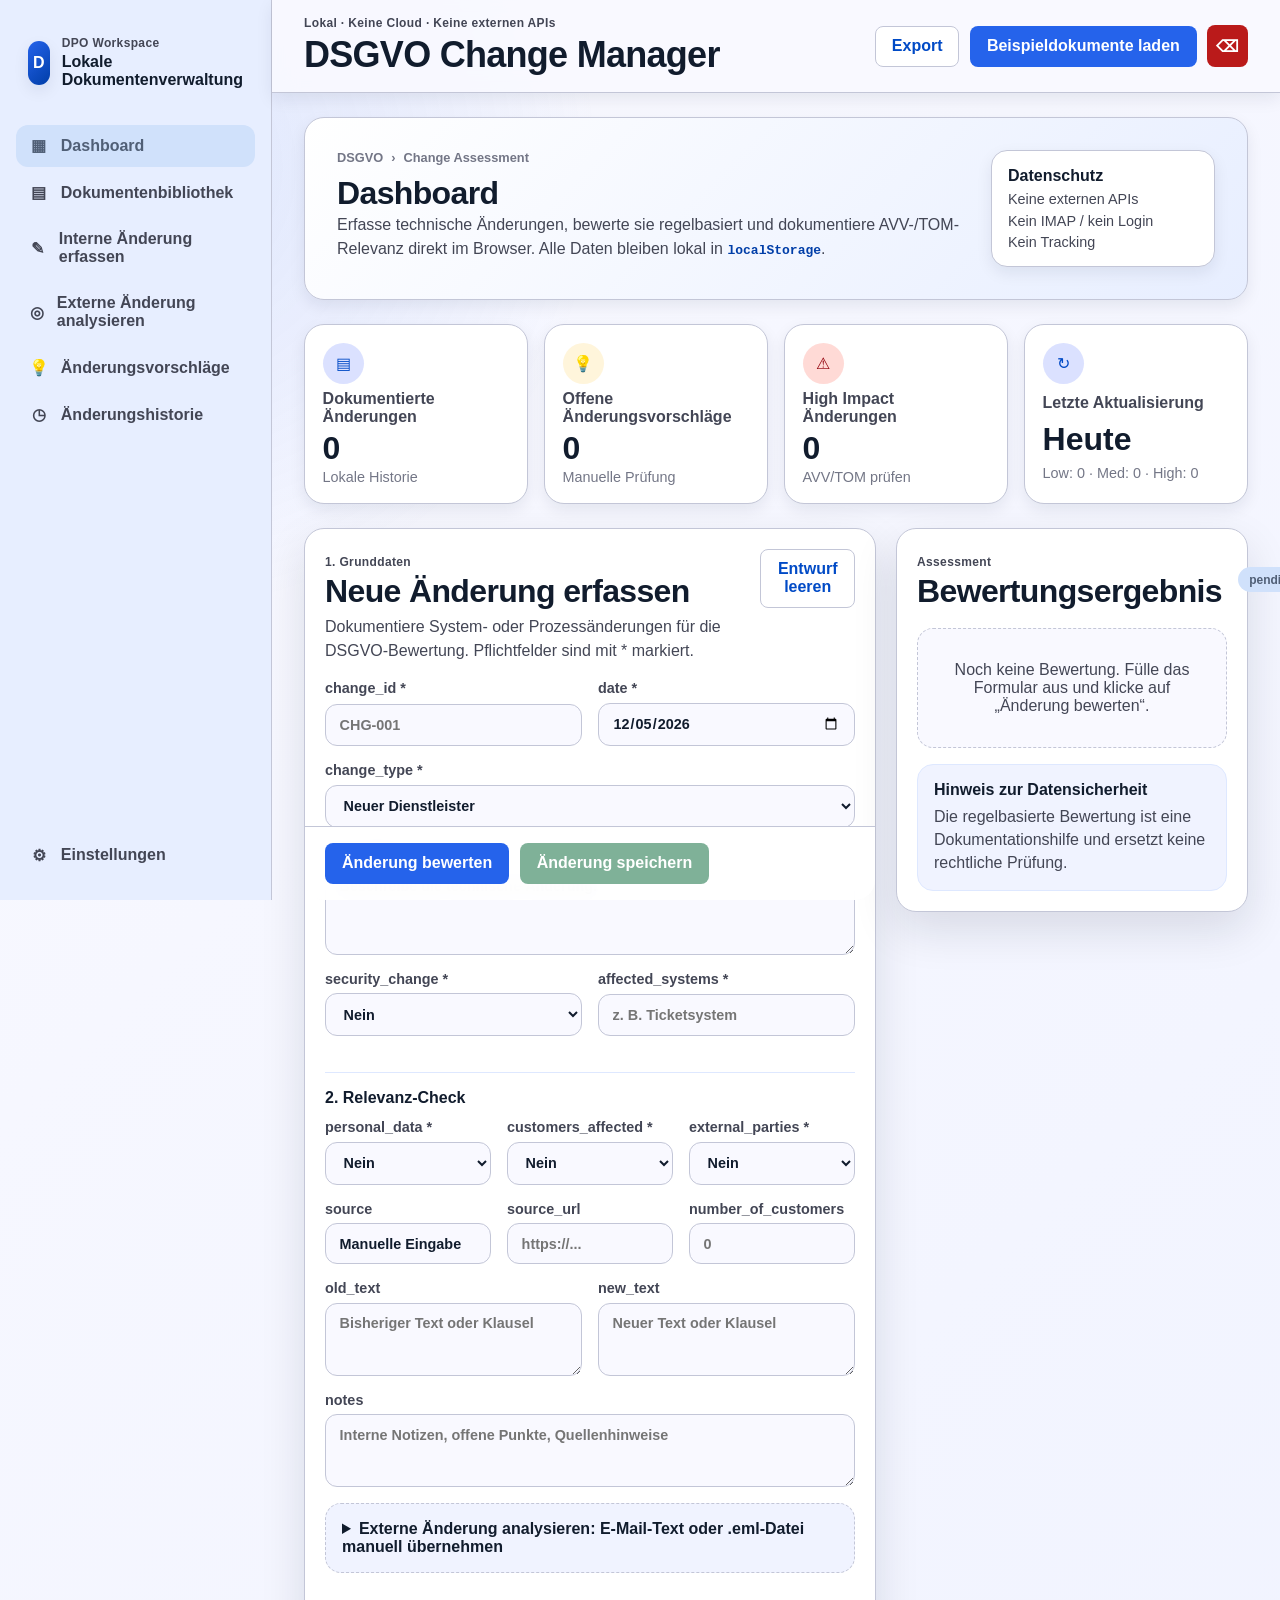
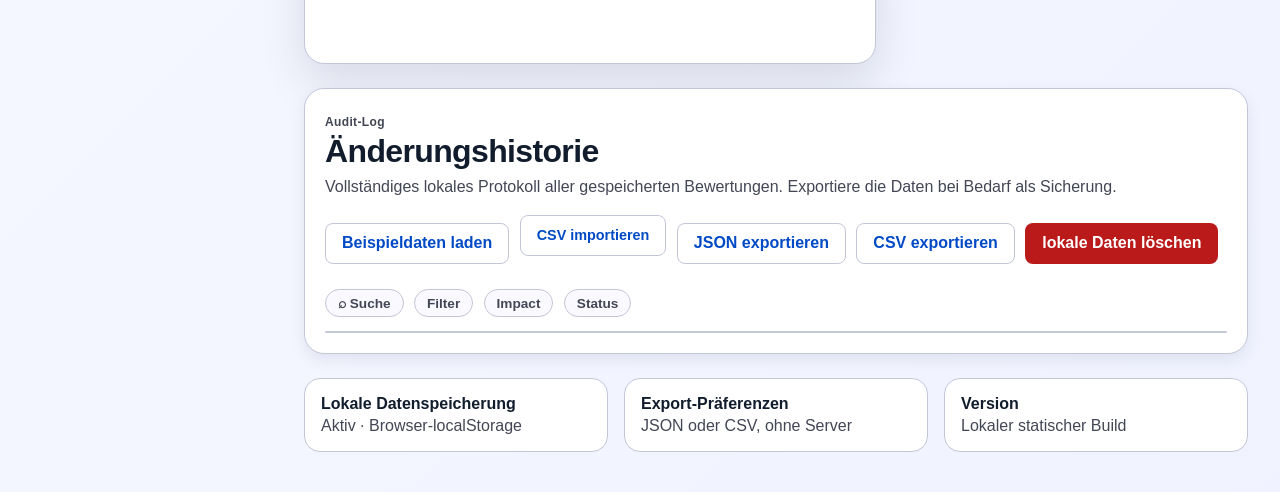
<file: index.html>
<!doctype html>
<html lang="de">
<head>
  <meta charset="utf-8">
  <meta name="viewport" content="width=device-width, initial-scale=1">
  <title>DSGVO Change Manager · Lokale Änderungsbewertung</title>
  <link rel="stylesheet" href="styles.css">
</head>
<body>
  <div class="workspace-shell">
    <aside class="sidebar" aria-label="Hauptnavigation">
      <div class="brand-block">
        <div class="brand-mark">D</div>
        <div>
          <p class="brand-kicker">DPO Workspace</p>
          <strong>Lokale Dokumentenverwaltung</strong>
        </div>
      </div>
      <nav class="side-nav">
        <a href="#dashboard" class="nav-item active"><span aria-hidden="true">▦</span>Dashboard</a>
        <a href="#history-title" class="nav-item"><span aria-hidden="true">▤</span>Dokumentenbibliothek</a>
        <a href="#form-title" class="nav-item"><span aria-hidden="true">✎</span>Interne Änderung erfassen</a>
        <a href="#emailImport" class="nav-item"><span aria-hidden="true">◎</span>Externe Änderung analysieren</a>
        <a href="#result-title" class="nav-item"><span aria-hidden="true">💡</span>Änderungsvorschläge</a>
        <a href="#history-title" class="nav-item"><span aria-hidden="true">◷</span>Änderungshistorie</a>
        <a href="#settings" class="nav-item nav-bottom"><span aria-hidden="true">⚙</span>Einstellungen</a>
      </nav>
    </aside>

    <div class="content-shell">
      <header class="topbar">
        <div>
          <p class="eyebrow">Lokal · Keine Cloud · Keine externen APIs</p>
          <h1>DSGVO Change Manager</h1>
        </div>
        <div class="topbar-actions" aria-label="Schnellaktionen">
          <button id="topExportJsonBtn" class="secondary" type="button">Export</button>
          <button id="topLoadSamplesBtn" type="button">Beispieldokumente laden</button>
          <button id="topClearDataBtn" class="icon-button danger-button" type="button" aria-label="Lokale Daten löschen">⌫</button>
        </div>
      </header>

      <main id="dashboard" class="main-canvas">
        <section class="context-hero" aria-labelledby="dashboard-title">
          <div>
            <div class="breadcrumb"><span>DSGVO</span><span>›</span><span>Change Assessment</span></div>
            <h2 id="dashboard-title">Dashboard</h2>
            <p>Erfasse technische Änderungen, bewerte sie regelbasiert und dokumentiere AVV-/TOM-Relevanz direkt im Browser. Alle Daten bleiben lokal in <code>localStorage</code>.</p>
          </div>
          <div class="privacy-card" aria-label="Datenschutzhinweise">
            <strong>Datenschutz</strong>
            <span>Keine externen APIs</span>
            <span>Kein IMAP / kein Login</span>
            <span>Kein Tracking</span>
          </div>
        </section>

        <section class="stats-grid" aria-label="Dashboard-Kennzahlen">
          <article class="stat-card">
            <div class="stat-icon">▤</div>
            <p>Dokumentierte Änderungen</p>
            <strong id="statTotalChanges">0</strong>
            <span>Lokale Historie</span>
          </article>
          <article class="stat-card accent-warning">
            <div class="stat-icon">💡</div>
            <p>Offene Änderungsvorschläge</p>
            <strong id="statOpenReviews">0</strong>
            <span>Manuelle Prüfung</span>
          </article>
          <article class="stat-card accent-danger">
            <div class="stat-icon">⚠</div>
            <p>High Impact Änderungen</p>
            <strong id="statHighImpact">0</strong>
            <span>AVV/TOM prüfen</span>
          </article>
          <article class="stat-card">
            <div class="stat-icon">↻</div>
            <p>Letzte Aktualisierung</p>
            <strong id="statLastUpdate">Heute</strong>
            <span id="statImpactSplit">Low: 0 · Med: 0 · High: 0</span>
          </article>
        </section>

        <div class="work-grid">
          <section class="panel form-panel" aria-labelledby="form-title">
            <div class="section-heading">
              <div>
                <p class="panel-kicker">1. Grunddaten</p>
                <h2 id="form-title">Neue Änderung erfassen</h2>
                <p>Dokumentiere System- oder Prozessänderungen für die DSGVO-Bewertung. Pflichtfelder sind mit * markiert.</p>
              </div>
              <button id="resetFormBtn" class="secondary" type="button">Entwurf leeren</button>
            </div>

            <div id="storageWarning" class="alert warning hidden"></div>
            <div id="validationErrors" class="alert danger hidden"></div>

            <form id="changeForm" novalidate>
              <div class="grid two">
                <label>change_id *
                  <input id="change_id" name="change_id" type="text" placeholder="CHG-001" required>
                </label>
                <label>date *
                  <input id="date" name="date" type="date" required>
                </label>
              </div>

              <label>change_type *
                <select id="change_type" name="change_type" required></select>
              </label>

              <label>description *
                <textarea id="description" name="description" rows="4" placeholder="Beschreibe die technische Änderung." required></textarea>
              </label>

              <div class="grid two">
                <label>security_change *
                  <select id="security_change" name="security_change" required></select>
                </label>
                <label>affected_systems *
                  <input id="affected_systems" name="affected_systems" type="text" placeholder="z. B. Ticketsystem" required>
                </label>
              </div>

              <div class="section-subtitle">2. Relevanz-Check</div>
              <div class="grid three">
                <label>personal_data *
                  <select id="personal_data" name="personal_data" required></select>
                </label>
                <label>customers_affected *
                  <select id="customers_affected" name="customers_affected" required></select>
                </label>
                <label>external_parties *
                  <select id="external_parties" name="external_parties" required></select>
                </label>
              </div>

              <div class="grid three">
                <label>source
                  <input id="source" name="source" type="text" placeholder="Manuelle Eingabe">
                </label>
                <label>source_url
                  <input id="source_url" name="source_url" type="url" placeholder="https://...">
                </label>
                <label>number_of_customers
                  <input id="number_of_customers" name="number_of_customers" type="number" min="0" step="1" placeholder="0">
                </label>
              </div>

              <div class="grid two">
                <label>old_text
                  <textarea id="old_text" name="old_text" rows="3" placeholder="Bisheriger Text oder Klausel"></textarea>
                </label>
                <label>new_text
                  <textarea id="new_text" name="new_text" rows="3" placeholder="Neuer Text oder Klausel"></textarea>
                </label>
              </div>

              <label>notes
                <textarea id="notes" name="notes" rows="3" placeholder="Interne Notizen, offene Punkte, Quellenhinweise"></textarea>
              </label>

              <details id="emailImport" class="email-box">
                <summary>Externe Änderung analysieren: E-Mail-Text oder .eml-Datei manuell übernehmen</summary>
                <p>Kein Login, kein IMAP, keine automatische Verbindung. Inhalte werden nur lokal im Formular verwendet.</p>
                <div class="grid three">
                  <label>email_sender
                    <input id="email_sender" name="email_sender" type="text">
                  </label>
                  <label>email_subject
                    <input id="email_subject" name="email_subject" type="text">
                  </label>
                  <label>email_received_at
                    <input id="email_received_at" name="email_received_at" type="text" placeholder="2026-06-09 10:30">
                  </label>
                </div>
                <label>E-Mail-Text einfügen
                  <textarea id="emailText" rows="5" placeholder="Betreff, Absender und Nachrichtentext optional hier einfügen."></textarea>
                </label>
                <div class="button-row">
                  <button id="applyEmailTextBtn" class="secondary" type="button">E-Mail-Text übernehmen</button>
                  <label class="file-button secondary">TXT/.eml hochladen
                    <input id="emlUpload" type="file" accept=".eml,text/plain">
                  </label>
                </div>
              </details>

              <div class="button-row sticky-actions">
                <button id="evaluateBtn" type="button">Änderung bewerten</button>
                <button id="saveBtn" class="success" type="button" disabled>Änderung speichern</button>
              </div>
            </form>
          </section>

          <aside class="panel result-panel" aria-labelledby="result-title">
            <div class="section-heading compact">
              <div>
                <p class="panel-kicker">Assessment</p>
                <h2 id="result-title">Bewertungsergebnis</h2>
              </div>
              <span class="status-pill">pending_actions</span>
            </div>
            <div id="resultBox" class="empty-state">Noch keine Bewertung. Fülle das Formular aus und klicke auf „Änderung bewerten“.</div>
            <div class="info-callout">
              <strong>Hinweis zur Datensicherheit</strong>
              <p>Die regelbasierte Bewertung ist eine Dokumentationshilfe und ersetzt keine rechtliche Prüfung.</p>
            </div>
          </aside>
        </div>

        <section class="panel history-panel" aria-labelledby="history-title">
          <div class="section-heading wrap">
            <div>
              <p class="panel-kicker">Audit-Log</p>
              <h2 id="history-title">Änderungshistorie</h2>
              <p>Vollständiges lokales Protokoll aller gespeicherten Bewertungen. Exportiere die Daten bei Bedarf als Sicherung.</p>
            </div>
            <div class="button-row">
              <button id="loadSamplesBtn" class="secondary" type="button">Beispieldaten laden</button>
              <label class="file-button secondary">CSV importieren
                <input id="csvUpload" type="file" accept=".csv,text/csv">
              </label>
              <button id="exportJsonBtn" class="secondary" type="button">JSON exportieren</button>
              <button id="exportCsvBtn" class="secondary" type="button">CSV exportieren</button>
              <button id="clearDataBtn" class="danger-button" type="button">lokale Daten löschen</button>
            </div>
          </div>
          <div id="importErrors" class="alert danger hidden"></div>
          <div class="table-toolbar" aria-hidden="true">
            <span>⌕ Suche</span>
            <span>Filter</span>
            <span>Impact</span>
            <span>Status</span>
          </div>
          <div class="table-wrap">
            <table id="historyTable">
              <thead></thead>
              <tbody></tbody>
            </table>
          </div>
        </section>

        <section id="settings" class="settings-strip" aria-label="Einstellungen und Tool-Informationen">
          <div>
            <strong>Lokale Datenspeicherung</strong>
            <span>Aktiv · Browser-localStorage</span>
          </div>
          <div>
            <strong>Export-Präferenzen</strong>
            <span>JSON oder CSV, ohne Server</span>
          </div>
          <div>
            <strong>Version</strong>
            <span>Lokaler statischer Build</span>
          </div>
        </section>
      </main>
    </div>
  </div>

  <script src="script.js"></script>
</body>
</html>
</file>
<file: styles.css>
:root {
  --background: #f9f9ff;
  --surface: #f9f9ff;
  --surface-lowest: #ffffff;
  --surface-low: #f0f3ff;
  --surface-container: #e7eeff;
  --surface-high: #dee8ff;
  --surface-highest: #d8e3fb;
  --text: #111c2d;
  --muted: #434655;
  --muted-soft: #737686;
  --border: #c3c6d7;
  --primary: #004ac6;
  --primary-hover: #003ea8;
  --primary-container: #2563eb;
  --primary-soft: #dbe1ff;
  --secondary: #505f76;
  --secondary-container: #d0e1fb;
  --success: #177245;
  --success-soft: #e7f7ef;
  --success-text: #10653a;
  --danger: #ba1a1a;
  --danger-soft: #ffdad6;
  --danger-text: #93000a;
  --warning: #a86400;
  --warning-soft: #fff5db;
  --warning-text: #8a5700;
  --shadow-sm: 0 6px 16px rgba(17, 28, 45, 0.08);
  --shadow-md: 0 18px 45px rgba(17, 28, 45, 0.12);
  --radius-sm: 0.5rem;
  --radius-md: 0.75rem;
  --radius-lg: 1rem;
  --radius-xl: 1.25rem;
}

* { box-sizing: border-box; }

html { scroll-behavior: smooth; }

body {
  margin: 0;
  font-family: Inter, "Segoe UI", Roboto, Arial, sans-serif;
  color: var(--text);
  background:
    radial-gradient(circle at 12% 8%, rgba(37, 99, 235, 0.13), transparent 28rem),
    linear-gradient(135deg, var(--surface) 0%, var(--surface-low) 100%);
}

button, input, select, textarea { font: inherit; }

button, .file-button {
  display: inline-flex;
  align-items: center;
  justify-content: center;
  gap: 0.4rem;
  min-height: 2.55rem;
  border: 1px solid transparent;
  border-radius: var(--radius-sm);
  padding: 0.65rem 1rem;
  font-weight: 700;
  color: #fff;
  background: var(--primary-container);
  cursor: pointer;
  transition: transform 0.15s ease, background 0.15s ease, border-color 0.15s ease, box-shadow 0.15s ease, opacity 0.15s ease;
}

button:hover, .file-button:hover {
  transform: translateY(-1px);
  background: var(--primary);
  box-shadow: var(--shadow-sm);
}

button:disabled {
  cursor: not-allowed;
  opacity: 0.55;
  transform: none;
  box-shadow: none;
}

.secondary {
  color: var(--primary);
  background: var(--surface-lowest);
  border-color: var(--border);
}

.secondary:hover {
  color: var(--primary-hover);
  background: var(--surface-high);
}

.success { background: var(--success); }
.danger-button { background: var(--danger); }
.danger-button:hover { background: var(--danger-text); }
.icon-button { width: 2.55rem; padding-inline: 0; }
.file-button input { display: none; }

h1, h2, h3, p { margin-top: 0; }
h1, h2, h3 { letter-spacing: -0.02em; }
h1 { margin-bottom: 0; font-size: clamp(1.45rem, 3vw, 2.25rem); line-height: 1.2; }
h2 { margin-bottom: 0; font-size: clamp(1.35rem, 3vw, 2rem); line-height: 1.25; }
h3 { font-size: 1.1rem; }
code { color: var(--primary-hover); font-weight: 700; }

.workspace-shell {
  display: grid;
  grid-template-columns: 17rem minmax(0, 1fr);
  min-height: 100vh;
}

.sidebar {
  position: sticky;
  top: 0;
  height: 100vh;
  display: flex;
  flex-direction: column;
  gap: 1.5rem;
  padding: 1.5rem 1rem;
  background: var(--surface-container);
  border-right: 1px solid var(--border);
}

.brand-block {
  display: flex;
  align-items: center;
  gap: 0.75rem;
  padding: 0.75rem;
}

.brand-mark {
  display: grid;
  place-items: center;
  width: 2.75rem;
  height: 2.75rem;
  border-radius: var(--radius-md);
  color: #fff;
  background: linear-gradient(135deg, var(--primary-container), var(--primary-hover));
  font-weight: 900;
  box-shadow: var(--shadow-sm);
}

.brand-kicker, .eyebrow, .panel-kicker {
  margin-bottom: 0.2rem;
  color: var(--muted);
  font-size: 0.75rem;
  font-weight: 700;
  letter-spacing: 0.03em;
}

.side-nav {
  display: flex;
  flex: 1;
  flex-direction: column;
  gap: 0.35rem;
}

.nav-item {
  display: flex;
  align-items: center;
  gap: 0.75rem;
  border-radius: var(--radius-md);
  padding: 0.7rem 0.8rem;
  color: var(--muted);
  text-decoration: none;
  font-weight: 700;
}

.nav-item:hover { background: var(--surface-highest); color: var(--text); }
.nav-item.active { background: var(--secondary-container); color: var(--secondary); }
.nav-item span { width: 1.25rem; text-align: center; }
.nav-bottom { margin-top: auto; }

.content-shell { min-width: 0; }

.topbar {
  position: sticky;
  top: 0;
  z-index: 20;
  display: flex;
  align-items: center;
  justify-content: space-between;
  gap: 1rem;
  padding: 1rem clamp(1rem, 3vw, 2rem);
  background: rgba(249, 249, 255, 0.92);
  border-bottom: 1px solid var(--border);
  box-shadow: var(--shadow-sm);
  backdrop-filter: blur(12px);
}

.topbar-actions, .button-row {
  display: flex;
  flex-wrap: wrap;
  align-items: center;
  gap: 0.65rem;
}

.main-canvas {
  display: flex;
  flex-direction: column;
  gap: 1.5rem;
  width: min(100%, 1280px);
  margin: 0 auto;
  padding: 1.5rem clamp(1rem, 3vw, 2rem) 2.5rem;
}

.context-hero {
  display: flex;
  justify-content: space-between;
  gap: 1.5rem;
  padding: clamp(1.25rem, 3vw, 2rem);
  border: 1px solid var(--border);
  border-radius: var(--radius-xl);
  background: linear-gradient(135deg, var(--surface-lowest), var(--surface-container));
  box-shadow: var(--shadow-sm);
}

.context-hero p { max-width: 56rem; margin-bottom: 0; color: var(--muted); line-height: 1.55; }
.breadcrumb { display: flex; gap: 0.5rem; color: var(--muted-soft); font-size: 0.8rem; font-weight: 700; margin-bottom: 0.45rem; }

.privacy-card {
  min-width: 14rem;
  align-self: stretch;
  display: grid;
  gap: 0.35rem;
  padding: 1rem;
  border: 1px solid var(--border);
  border-radius: var(--radius-lg);
  background: var(--surface-lowest);
  box-shadow: var(--shadow-sm);
}

.privacy-card span { color: var(--muted); font-size: 0.9rem; }

.stats-grid {
  display: grid;
  grid-template-columns: repeat(4, minmax(0, 1fr));
  gap: 1rem;
}

.stat-card {
  display: grid;
  gap: 0.35rem;
  min-height: 10rem;
  padding: 1.1rem;
  border: 1px solid var(--border);
  border-radius: var(--radius-xl);
  background: var(--surface-lowest);
  box-shadow: var(--shadow-sm);
}

.stat-card p { margin-bottom: 0; color: var(--muted); font-weight: 700; }
.stat-card strong { font-size: 2rem; line-height: 1; }
.stat-card span { color: var(--muted-soft); font-size: 0.9rem; }
.stat-icon { width: 2.6rem; height: 2.6rem; display: grid; place-items: center; border-radius: 999px; color: var(--primary); background: var(--primary-soft); }
.accent-warning .stat-icon { color: var(--warning-text); background: var(--warning-soft); }
.accent-danger .stat-icon { color: var(--danger-text); background: var(--danger-soft); }

.work-grid {
  display: grid;
  grid-template-columns: minmax(0, 1.35fr) minmax(22rem, 0.65fr);
  align-items: start;
  gap: 1.25rem;
}

.panel {
  background: var(--surface-lowest);
  border: 1px solid var(--border);
  border-radius: var(--radius-xl);
  box-shadow: var(--shadow-md);
  padding: 1.25rem;
}

.section-heading {
  display: flex;
  justify-content: space-between;
  align-items: flex-start;
  gap: 1rem;
  margin-bottom: 1.1rem;
}

.section-heading.compact { align-items: center; }
.section-heading p { margin: 0.25rem 0 0; color: var(--muted); line-height: 1.5; }
.wrap { flex-wrap: wrap; }

.section-subtitle {
  margin: 1.2rem 0 0.8rem;
  padding-top: 1rem;
  border-top: 1px solid var(--surface-high);
  color: var(--text);
  font-weight: 800;
}

.grid { display: grid; gap: 1rem; }
.grid.two { grid-template-columns: repeat(2, minmax(0, 1fr)); }
.grid.three { grid-template-columns: repeat(3, minmax(0, 1fr)); }

label {
  display: grid;
  gap: 0.4rem;
  margin-bottom: 1rem;
  color: var(--muted);
  font-size: 0.9rem;
  font-weight: 700;
}

input, select, textarea {
  width: 100%;
  border: 1px solid var(--border);
  border-radius: var(--radius-md);
  padding: 0.72rem 0.85rem;
  color: var(--text);
  background: var(--surface);
  transition: border-color 0.15s ease, box-shadow 0.15s ease, background 0.15s ease;
}

textarea { resize: vertical; }
input:focus, select:focus, textarea:focus {
  outline: none;
  border-color: var(--primary-container);
  background: var(--surface-lowest);
  box-shadow: 0 0 0 4px rgba(37, 99, 235, 0.14);
}

.sticky-actions {
  position: sticky;
  bottom: 0;
  z-index: 5;
  margin: 1rem -1.25rem -1.25rem;
  padding: 1rem 1.25rem;
  border-top: 1px solid var(--border);
  border-radius: 0 0 var(--radius-xl) var(--radius-xl);
  background: rgba(255, 255, 255, 0.94);
  backdrop-filter: blur(10px);
}

.email-box {
  margin: 1rem 0;
  padding: 1rem;
  border: 1px dashed var(--border);
  border-radius: var(--radius-lg);
  background: var(--surface-low);
}

.email-box summary { font-weight: 800; cursor: pointer; }
.email-box p { color: var(--muted); line-height: 1.5; }

.alert {
  margin: 0 0 1rem;
  padding: 0.85rem 1rem;
  border-radius: var(--radius-md);
  line-height: 1.45;
}
.alert.danger { color: var(--danger-text); background: var(--danger-soft); border: 1px solid #ffbdbd; }
.alert.warning { color: var(--warning-text); background: var(--warning-soft); border: 1px solid #ffd98b; }
.hidden { display: none; }

.result-panel { position: sticky; top: 6.1rem; }
.status-pill { border-radius: 999px; padding: 0.35rem 0.7rem; color: var(--secondary); background: var(--secondary-container); font-size: 0.75rem; font-weight: 800; }
.empty-state { padding: 2rem; border: 1px dashed var(--border); border-radius: var(--radius-lg); color: var(--muted); text-align: center; background: var(--surface); }
.result-card { display: grid; gap: 1rem; }
.impact-badge { display: inline-flex; align-items: center; justify-content: center; width: fit-content; border-radius: 999px; padding: 0.45rem 0.9rem; font-weight: 900; }
.impact-low, .result-message.low { color: var(--success-text); background: var(--success-soft); }
.impact-medium, .result-message.medium { color: var(--warning-text); background: var(--warning-soft); }
.impact-high, .result-message.high { color: var(--danger-text); background: var(--danger-soft); }
.result-message { border-radius: var(--radius-lg); padding: 1rem; font-weight: 800; }

.chip-list { display: flex; flex-wrap: wrap; gap: 0.45rem; padding: 0; margin: 0.4rem 0 0; list-style: none; }
.chip-list li { border-radius: 999px; padding: 0.35rem 0.65rem; background: var(--surface-high); color: var(--muted); font-weight: 700; }

.info-callout {
  margin-top: 1rem;
  padding: 1rem;
  border: 1px solid var(--surface-high);
  border-radius: var(--radius-lg);
  background: var(--surface-low);
}
.info-callout p { margin: 0.35rem 0 0; color: var(--muted); line-height: 1.45; }

.history-panel { box-shadow: var(--shadow-sm); }
.table-toolbar { display: flex; flex-wrap: wrap; gap: 0.65rem; margin-bottom: 0.85rem; }
.table-toolbar span { border: 1px solid var(--border); border-radius: 999px; padding: 0.35rem 0.75rem; color: var(--muted); background: var(--surface); font-size: 0.85rem; font-weight: 700; }
.table-wrap { overflow-x: auto; border: 1px solid var(--border); border-radius: var(--radius-lg); background: var(--surface-lowest); }
table { width: 100%; min-width: 1050px; border-collapse: collapse; }
th, td { padding: 0.8rem; border-bottom: 1px solid var(--surface-high); text-align: left; vertical-align: top; }
th { position: sticky; top: 0; z-index: 1; color: var(--muted); background: var(--surface-low); font-size: 0.78rem; letter-spacing: 0.03em; text-transform: uppercase; }
tr:hover td { background: var(--surface); }
.table-impact { display: inline-flex; border-radius: 999px; padding: 0.25rem 0.55rem; font-weight: 900; }

.settings-strip {
  display: grid;
  grid-template-columns: repeat(3, minmax(0, 1fr));
  gap: 1rem;
}
.settings-strip div { display: grid; gap: 0.25rem; padding: 1rem; border: 1px solid var(--border); border-radius: var(--radius-lg); background: var(--surface-lowest); }
.settings-strip span { color: var(--muted); }

@media (max-width: 1100px) {
  .workspace-shell { grid-template-columns: 1fr; }
  .sidebar { position: static; height: auto; padding: 1rem; }
  .side-nav { display: grid; grid-template-columns: repeat(auto-fit, minmax(13rem, 1fr)); }
  .nav-bottom { margin-top: 0; }
  .stats-grid { grid-template-columns: repeat(2, minmax(0, 1fr)); }
  .work-grid { grid-template-columns: 1fr; }
  .result-panel { position: static; }
}
@media (max-width: 760px) {
  .topbar, .context-hero { flex-direction: column; align-items: stretch; }
  .topbar-actions { justify-content: stretch; }
  .topbar-actions > * { flex: 1; }
  .stats-grid, .settings-strip, .grid.two, .grid.three { grid-template-columns: 1fr; }
  .panel { padding: 1rem; }
  .sticky-actions { margin-inline: -1rem; padding-inline: 1rem; }
}
</file>
